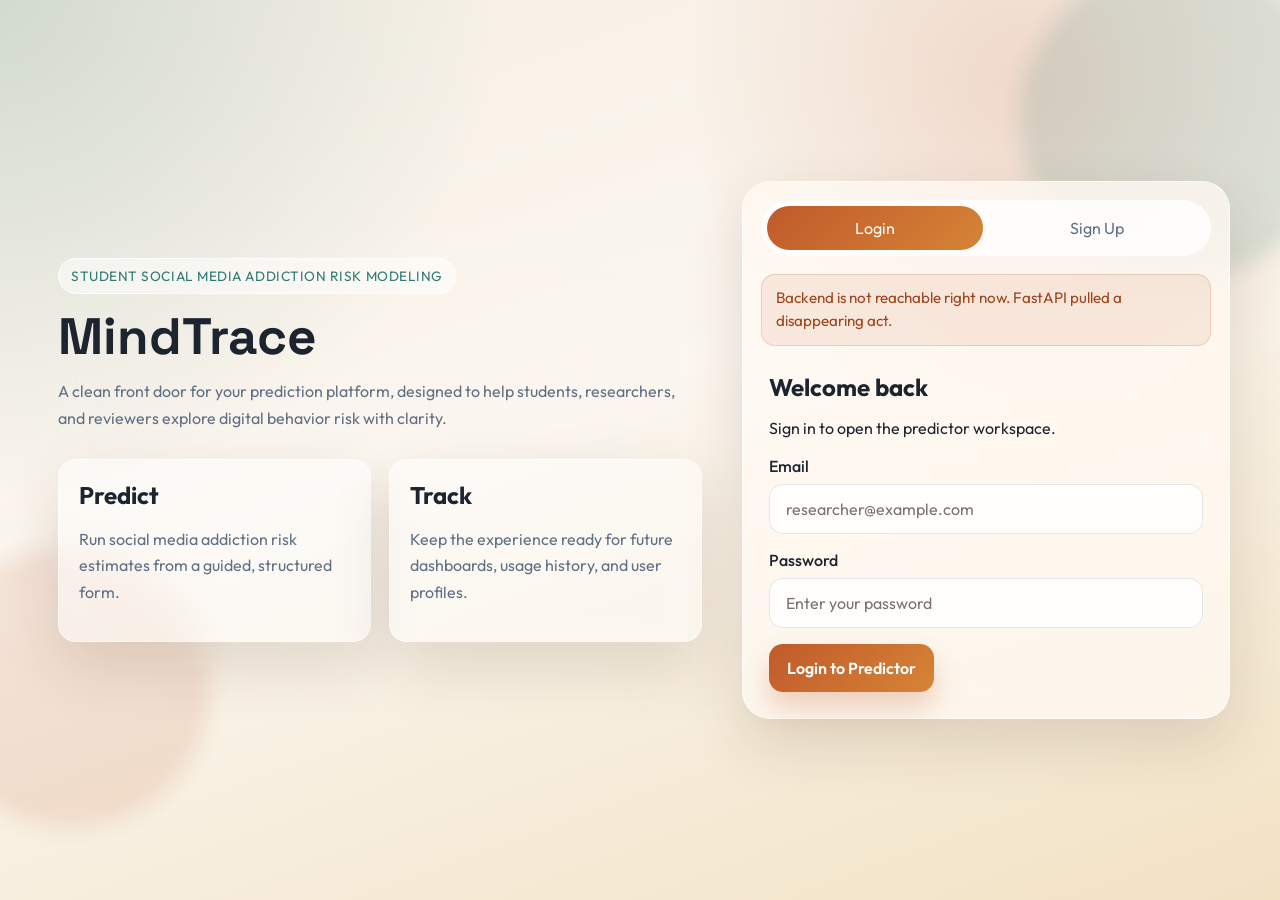
<file: frontend/index.html>
<!DOCTYPE html>
<html lang="en">
<head>
  <meta charset="UTF-8">
  <meta name="viewport" content="width=device-width, initial-scale=1.0">
  <title>MindTrace | Login</title>
  <link rel="preconnect" href="https://fonts.googleapis.com">
  <link rel="preconnect" href="https://fonts.gstatic.com" crossorigin>
  <link href="https://fonts.googleapis.com/css2?family=Outfit:wght@300;400;500;600;700&family=Space+Grotesk:wght@500;700&display=swap" rel="stylesheet">
  <link rel="stylesheet" href="./css/styles.css">
</head>
<body class="auth-body">
  <div class="ambient ambient-one"></div>
  <div class="ambient ambient-two"></div>

  <main class="auth-shell">
    <section class="auth-hero">
      <span class="eyebrow">Student Social Media Addiction Risk Modeling</span>
      <h1>MindTrace</h1>
      <p>
        A clean front door for your prediction platform, designed to help students,
        researchers, and reviewers explore digital behavior risk with clarity.
      </p>

      <div class="hero-points">
        <article class="hero-card">
          <h2>Predict</h2>
          <p>Run social media addiction risk estimates from a guided, structured form.</p>
        </article>
        <article class="hero-card">
          <h2>Track</h2>
          <p>Keep the experience ready for future dashboards, usage history, and user profiles.</p>
        </article>
      </div>
    </section>

    <section class="auth-panel">
      <div class="auth-toggle" role="tablist" aria-label="Authentication toggle">
        <button class="auth-tab active" data-auth-tab="login" type="button">Login</button>
        <button class="auth-tab" data-auth-tab="signup" type="button">Sign Up</button>
      </div>

      <div class="status-banner status-neutral" id="auth-api-status" aria-live="polite">
        Checking FastAPI connection...
      </div>

      <form class="auth-form active" id="login-form">
        <div class="form-heading">
          <h2>Welcome back</h2>
          <p>Sign in to open the predictor workspace.</p>
        </div>

        <label>
          <span>Email</span>
          <input type="email" name="email" placeholder="researcher@example.com" required>
        </label>

        <label>
          <span>Password</span>
          <input type="password" name="password" placeholder="Enter your password" required>
        </label>

        <button class="primary-btn" type="submit">Login to Predictor</button>
      </form>

      <form class="auth-form" id="signup-form">
        <div class="form-heading">
          <h2>Create account</h2>
          <p>Start with a lightweight profile for your hosted project.</p>
        </div>

        <label>
          <span>Full Name</span>
          <input type="text" name="name" placeholder="Your name" required>
        </label>

        <label>
          <span>Email</span>
          <input type="email" name="email" placeholder="you@example.com" required>
        </label>

        <label>
          <span>Password</span>
          <input type="password" name="password" placeholder="Choose a password" required>
        </label>

        <button class="primary-btn" type="submit">Create Account</button>
      </form>
    </section>
  </main>

  <script src="./js/api.js"></script>
  <script src="./js/app.js"></script>
</body>
</html>
</file>
<file: frontend/css/styles.css>
:root {
  --bg: #f6efe4;
  --bg-deep: #f2e2c4;
  --surface: rgba(255, 250, 243, 0.76);
  --surface-strong: #fffaf3;
  --text: #1c2430;
  --muted: #607085;
  --line: rgba(28, 36, 48, 0.1);
  --primary: #c05a2b;
  --primary-dark: #9f451d;
  --accent: #2f7a72;
  --shadow: 0 24px 60px rgba(71, 46, 18, 0.14);
  --radius-lg: 28px;
  --radius-md: 18px;
  --radius-sm: 12px;
}

* {
  box-sizing: border-box;
}

html {
  scroll-behavior: smooth;
}

body {
  margin: 0;
  min-height: 100vh;
  font-family: "Outfit", "Segoe UI", sans-serif;
  color: var(--text);
  background:
    radial-gradient(circle at top left, rgba(47, 122, 114, 0.18), transparent 32%),
    radial-gradient(circle at 80% 10%, rgba(192, 90, 43, 0.18), transparent 26%),
    linear-gradient(160deg, var(--bg) 0%, #fbf6ef 45%, var(--bg-deep) 100%);
}

a {
  color: inherit;
  text-decoration: none;
}

button,
input,
select {
  font: inherit;
}

.auth-body,
.app-body {
  position: relative;
  overflow-x: hidden;
}

.ambient {
  position: fixed;
  border-radius: 999px;
  filter: blur(10px);
  opacity: 0.8;
  pointer-events: none;
}

.ambient-one {
  width: 320px;
  height: 320px;
  top: -40px;
  right: -60px;
  background: rgba(47, 122, 114, 0.18);
}

.ambient-two {
  width: 280px;
  height: 280px;
  left: -70px;
  bottom: 8%;
  background: rgba(192, 90, 43, 0.16);
}

.auth-shell {
  width: min(1180px, calc(100% - 40px));
  margin: 0 auto;
  min-height: 100vh;
  display: grid;
  grid-template-columns: 1.15fr 0.85fr;
  align-items: center;
  gap: 32px;
  padding: 48px 0;
}

.auth-hero,
.auth-panel,
.glass-card,
.topbar {
  backdrop-filter: blur(18px);
}

.auth-hero {
  padding: 24px 8px;
}

.eyebrow {
  display: inline-flex;
  align-items: center;
  padding: 8px 12px;
  border-radius: 999px;
  background: rgba(255, 255, 255, 0.52);
  border: 1px solid rgba(255, 255, 255, 0.65);
  color: var(--accent);
  font-size: 0.85rem;
  letter-spacing: 0.04em;
  text-transform: uppercase;
}

.auth-hero h1,
.page-intro h1 {
  margin: 18px 0 14px;
  font-family: "Space Grotesk", sans-serif;
  font-size: clamp(2.6rem, 4vw, 4.8rem);
  line-height: 0.98;
}

.auth-hero p,
.page-intro p,
.hero-card p,
.section-title p,
.result-card p,
.note-card p,
.stat-card p,
.modal-content p,
.helper-copy {
  color: var(--muted);
  line-height: 1.65;
}

.hero-points {
  display: grid;
  grid-template-columns: repeat(2, minmax(0, 1fr));
  gap: 18px;
  margin-top: 28px;
}

.hero-card,
.auth-panel,
.glass-card,
.topbar,
.notice-modal::backdrop,
.modal-content {
  border: 1px solid rgba(255, 255, 255, 0.58);
}

.hero-card {
  padding: 20px;
  border-radius: var(--radius-md);
  background: rgba(255, 255, 255, 0.48);
  box-shadow: var(--shadow);
}

.hero-card h2,
.section-title h2,
.result-card h3,
.note-card h2,
.stat-card strong,
.form-heading h2,
.modal-content h2 {
  margin: 0 0 8px;
}

.auth-panel {
  background: var(--surface);
  border-radius: var(--radius-lg);
  box-shadow: var(--shadow);
  padding: 18px;
}

.auth-toggle {
  display: grid;
  grid-template-columns: repeat(2, 1fr);
  background: rgba(255, 255, 255, 0.8);
  border-radius: 999px;
  padding: 6px;
  gap: 6px;
}

.auth-tab {
  border: 0;
  background: transparent;
  border-radius: 999px;
  padding: 12px 16px;
  color: var(--muted);
  cursor: pointer;
  transition: 0.25s ease;
}

.auth-tab.active {
  background: linear-gradient(135deg, var(--primary), #d68436);
  color: #fff;
}

.auth-form {
  display: none;
  padding: 26px 8px 8px;
}

.auth-form.active {
  display: block;
}

.form-heading {
  margin-bottom: 18px;
}

label {
  display: block;
  margin-bottom: 16px;
}

label span {
  display: block;
  margin-bottom: 8px;
  font-weight: 500;
}

input,
select {
  width: 100%;
  border: 1px solid var(--line);
  background: rgba(255, 255, 255, 0.85);
  color: var(--text);
  border-radius: 14px;
  padding: 14px 16px;
  outline: none;
  transition: border-color 0.2s ease, transform 0.2s ease;
}

input:focus,
select:focus {
  border-color: rgba(47, 122, 114, 0.6);
  transform: translateY(-1px);
}

.primary-btn {
  border: 0;
  border-radius: 14px;
  padding: 14px 18px;
  background: linear-gradient(135deg, var(--primary), #d68436);
  color: #fff;
  font-weight: 600;
  cursor: pointer;
  box-shadow: 0 16px 28px rgba(192, 90, 43, 0.26);
}

.primary-btn:disabled {
  opacity: 0.72;
  cursor: wait;
}

.full-width {
  width: 100%;
}

.helper-copy {
  margin: 2px 0 16px;
  font-size: 0.95rem;
}

.helper-copy code {
  padding: 2px 6px;
  border-radius: 999px;
  background: rgba(28, 36, 48, 0.06);
}

.status-banner {
  margin: 18px 0 0;
  padding: 12px 14px;
  border-radius: 14px;
  border: 1px solid transparent;
  font-size: 0.95rem;
  line-height: 1.5;
}

.status-neutral {
  background: rgba(255, 255, 255, 0.65);
  border-color: rgba(28, 36, 48, 0.08);
  color: var(--muted);
}

.status-success {
  background: rgba(47, 122, 114, 0.1);
  border-color: rgba(47, 122, 114, 0.18);
  color: var(--accent);
}

.status-error {
  background: rgba(192, 90, 43, 0.1);
  border-color: rgba(192, 90, 43, 0.2);
  color: var(--primary-dark);
}

.app-bg-grid {
  position: fixed;
  inset: 0;
  background-image:
    linear-gradient(rgba(255, 255, 255, 0.25) 1px, transparent 1px),
    linear-gradient(90deg, rgba(255, 255, 255, 0.25) 1px, transparent 1px);
  background-size: 34px 34px;
  mask-image: linear-gradient(to bottom, rgba(0, 0, 0, 0.5), transparent 90%);
  pointer-events: none;
}

.topbar {
  position: sticky;
  top: 18px;
  z-index: 30;
  width: min(1220px, calc(100% - 32px));
  margin: 18px auto 0;
  padding: 14px 18px;
  border-radius: 22px;
  background: rgba(255, 249, 241, 0.8);
  box-shadow: var(--shadow);
  display: flex;
  align-items: center;
  justify-content: space-between;
  gap: 16px;
}

.brand {
  display: flex;
  align-items: center;
  gap: 14px;
}

.brand-mark,
.avatar,
.score-orb {
  display: grid;
  place-items: center;
  border-radius: 50%;
}

.brand-mark {
  width: 48px;
  height: 48px;
  background: linear-gradient(135deg, var(--accent), #69a39c);
  color: #fff;
  font-family: "Space Grotesk", sans-serif;
  font-weight: 700;
}

.brand strong,
.profile-copy strong {
  display: block;
}

.brand small,
.profile-copy small,
.stat-label {
  color: var(--muted);
}

.nav-links {
  display: flex;
  align-items: center;
  gap: 10px;
}

.nav-links a {
  padding: 10px 14px;
  border-radius: 999px;
  color: var(--muted);
}

.nav-links a.active {
  background: rgba(47, 122, 114, 0.14);
  color: var(--accent);
  font-weight: 600;
}

.profile-menu {
  position: relative;
}

.profile-trigger {
  display: flex;
  align-items: center;
  gap: 12px;
  border: 0;
  padding: 8px 10px;
  border-radius: 999px;
  background: rgba(255, 255, 255, 0.84);
  cursor: pointer;
}

.avatar {
  width: 42px;
  height: 42px;
  background: linear-gradient(135deg, #1c2430, #526276);
  color: #fff;
  font-size: 0.9rem;
  font-weight: 700;
}

.arrow {
  color: var(--muted);
  font-size: 0.9rem;
}

.profile-dropdown {
  position: absolute;
  right: 0;
  top: calc(100% + 10px);
  min-width: 180px;
  background: rgba(255, 250, 243, 0.96);
  border-radius: 18px;
  border: 1px solid rgba(255, 255, 255, 0.7);
  box-shadow: var(--shadow);
  padding: 8px;
  display: none;
}

.profile-menu.open .profile-dropdown {
  display: block;
}

.dropdown-item {
  width: 100%;
  border: 0;
  background: transparent;
  text-align: left;
  padding: 12px 14px;
  border-radius: 12px;
  cursor: pointer;
}

.dropdown-item:hover {
  background: rgba(47, 122, 114, 0.09);
}

.page-shell {
  width: min(1220px, calc(100% - 32px));
  margin: 28px auto 40px;
}

.page-intro {
  max-width: 760px;
  margin-bottom: 26px;
}

.predictor-layout {
  display: grid;
  grid-template-columns: 1.4fr 0.8fr;
  gap: 22px;
  align-items: start;
}

.glass-card {
  background: var(--surface);
  border-radius: var(--radius-lg);
  padding: 24px;
  box-shadow: var(--shadow);
}

.predictor-form .section-title,
.result-card .section-title {
  margin-bottom: 22px;
}

.form-grid,
.dashboard-grid {
  display: grid;
  gap: 16px;
}

.form-grid {
  grid-template-columns: repeat(2, minmax(0, 1fr));
}

.results-stack {
  display: grid;
  gap: 22px;
}

.score-orb {
  width: 120px;
  height: 120px;
  margin: 14px 0 18px;
  background: radial-gradient(circle at top, #f8d69a, var(--primary));
  color: #fff;
  font-family: "Space Grotesk", sans-serif;
  font-size: 2rem;
  box-shadow: 0 18px 30px rgba(192, 90, 43, 0.25);
}

.result-meta {
  display: grid;
  grid-template-columns: repeat(2, minmax(0, 1fr));
  gap: 14px;
  margin-top: 22px;
  padding-top: 18px;
  border-top: 1px solid var(--line);
}

.result-meta span {
  display: block;
  color: var(--muted);
  font-size: 0.82rem;
  text-transform: uppercase;
  letter-spacing: 0.04em;
}

.result-meta strong {
  display: block;
  margin-top: 6px;
}

.dashboard-grid {
  grid-template-columns: repeat(3, minmax(0, 1fr));
}

.stat-card strong {
  display: block;
  font-family: "Space Grotesk", sans-serif;
  font-size: 2rem;
  margin-top: 12px;
}

.notice-modal {
  border: 0;
  padding: 0;
  background: transparent;
}

.notice-modal::backdrop {
  background: rgba(20, 24, 31, 0.35);
  backdrop-filter: blur(4px);
}

.modal-content {
  width: min(520px, calc(100vw - 32px));
  border-radius: 24px;
  background: var(--surface-strong);
  padding: 24px;
  box-shadow: var(--shadow);
}

@media (max-width: 980px) {
  .auth-shell,
  .predictor-layout,
  .dashboard-grid {
    grid-template-columns: 1fr;
  }

  .topbar {
    flex-wrap: wrap;
  }

  .nav-links {
    order: 3;
    width: 100%;
    justify-content: flex-start;
    overflow-x: auto;
  }
}

@media (max-width: 720px) {
  .auth-shell,
  .page-shell {
    width: min(100% - 20px, 1220px);
  }

  .topbar {
    width: min(100% - 20px, 1220px);
    top: 10px;
    margin-top: 10px;
  }

  .hero-points,
  .form-grid,
  .result-meta {
    grid-template-columns: 1fr;
  }

  .auth-panel,
  .glass-card {
    padding: 18px;
  }

  .profile-copy {
    display: none;
  }

  .page-intro h1,
  .auth-hero h1 {
    font-size: clamp(2.2rem, 9vw, 3.3rem);
  }
}
</file>
